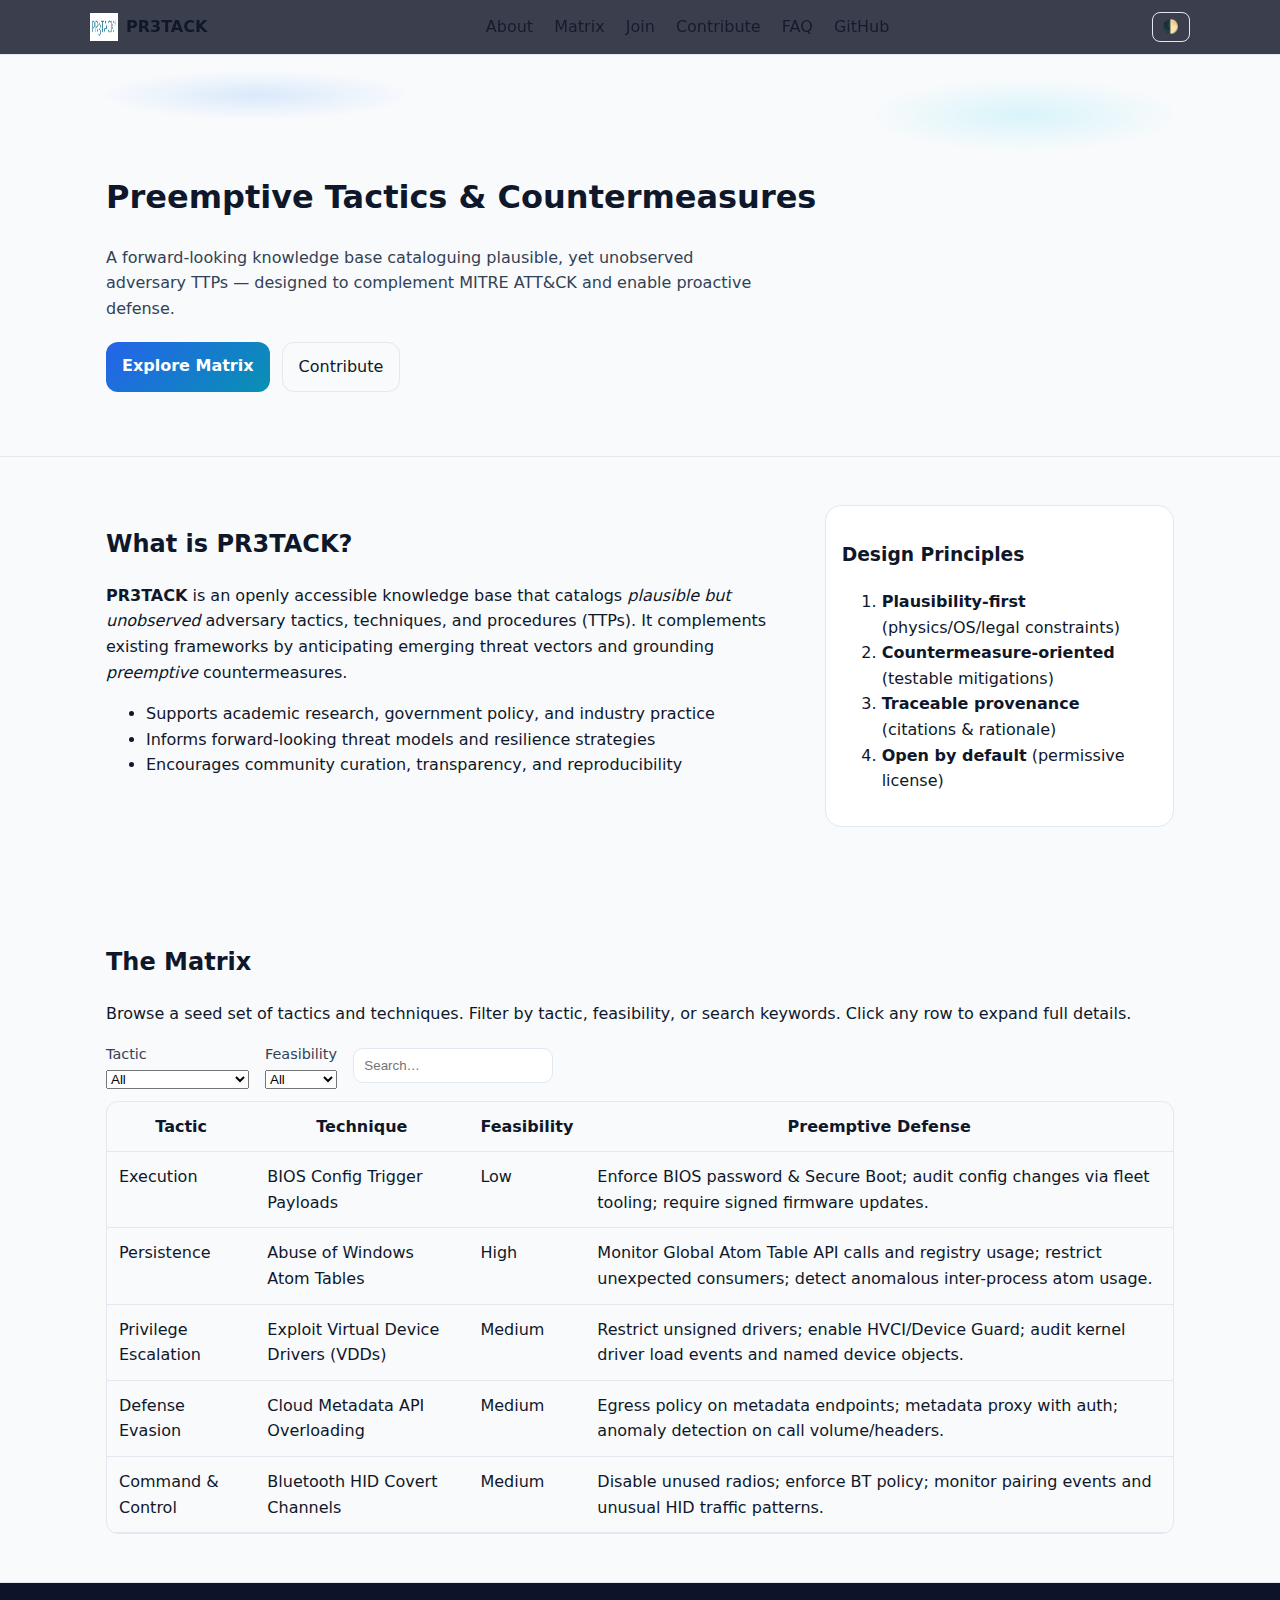
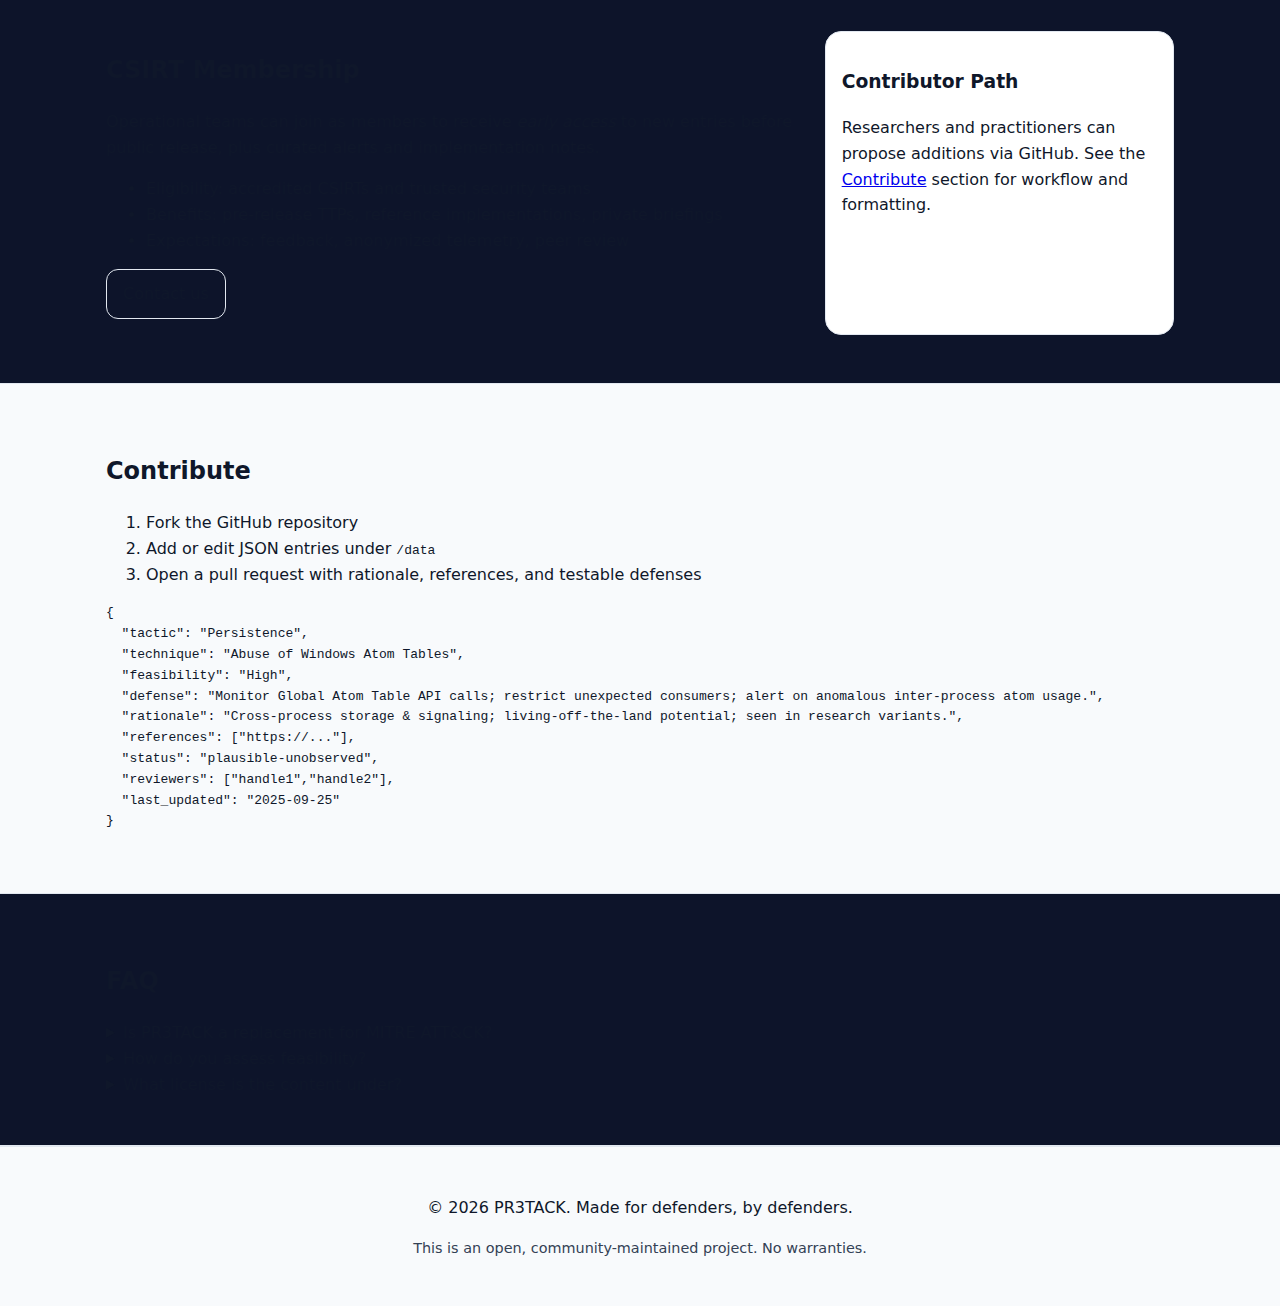
<file: index.html>
<!doctype html>
<html lang="en">
<head>
  <meta charset="utf-8">
  <meta name="viewport" content="width=device-width, initial-scale=1">
  <title>PR3TACK — Preemptive Tactics & Countermeasures</title>
  <meta name="description" content="PR3TACK is an open knowledge base cataloguing plausible, unobserved adversary TTPs to enable proactive defense.">
  <meta property="og:title" content="PR3TACK">
  <meta property="og:description" content="Preemptive Tactics & Countermeasures Knowledgebase">
  <meta property="og:type" content="website">
  <meta property="og:image" content="assets/og.png">
  <meta name="theme-color" content="#0f172a">
  <link rel="icon" href="assets/favicon.svg">
  <link rel="preload" href="css/styles.css" as="style">
  <link rel="stylesheet" href="css/styles.css">
</head>
<body>
  <header class="site-header">
    <div class="container nav">
      <a href="#" class="brand">
        <img src="assets/logo.png" alt="PR3TACK logo" class="logo">
        <span>PR3TACK</span>
      </a>
      <nav>
        <a href="#about">About</a>
        <a href="#matrix">Matrix</a>
        <a href="#join">Join</a>
        <a href="#contribute">Contribute</a>
        <a href="#faq">FAQ</a>
        <a href="https://github.com/your-org/pr3tack" target="_blank" rel="noopener">GitHub</a>
      </nav>
      <button class="theme-toggle" aria-label="Toggle theme" id="themeToggle">🌓</button>
    </div>
  </header>

  <main>
    <section class="hero">
      <div class="container">
        <h1>Preemptive Tactics &amp; Countermeasures</h1>
        <p class="lead">A forward-looking knowledge base cataloguing plausible, yet unobserved adversary TTPs — designed to complement MITRE ATT&amp;CK and enable proactive defense.</p>
        <div class="cta">
          <a class="btn primary" href="#matrix">Explore Matrix</a>
          <a class="btn" href="#contribute">Contribute</a>
        </div>
      </div>
      <div class="grid-bg" aria-hidden="true"></div>
    </section>

    <section id="about" class="section">
      <div class="container two-col">
        <div>
          <h2>What is PR3TACK?</h2>
          <p><strong>PR3TACK</strong> is an openly accessible knowledge base that catalogs <em>plausible but unobserved</em> adversary tactics, techniques, and procedures (TTPs). It complements existing frameworks by anticipating emerging threat vectors and grounding <em>preemptive</em> countermeasures.</p>
          <ul>
            <li>Supports academic research, government policy, and industry practice</li>
            <li>Informs forward-looking threat models and resilience strategies</li>
            <li>Encourages community curation, transparency, and reproducibility</li>
          </ul>
        </div>
        <aside class="card">
          <h3>Design Principles</h3>
          <ol>
            <li><strong>Plausibility-first</strong> (physics/OS/legal constraints)</li>
            <li><strong>Countermeasure-oriented</strong> (testable mitigations)</li>
            <li><strong>Traceable provenance</strong> (citations &amp; rationale)</li>
            <li><strong>Open by default</strong> (permissive license)</li>
          </ol>
        </aside>
      </div>
    </section>

    <section id="matrix" class="section">
      <div class="container">
        <h2>The Matrix</h2>
        <p>Browse a seed set of tactics and techniques. Filter by tactic, feasibility, or search keywords. Click any row to expand full details.</p>

        <div class="filters">
          <label>
            Tactic
            <select id="filterTactic">
              <option value="">All</option>
            </select>
          </label>
          <label>
            Feasibility
            <select id="filterFeasibility">
              <option value="">All</option>
              <option>Low</option>
              <option>Medium</option>
              <option>High</option>
            </select>
          </label>
          <label class="search">
            <input id="searchBox" type="search" placeholder="Search…">
          </label>
        </div>

        <div class="table-wrap">
          <table id="matrixTable" class="data-table">
            <thead>
              <tr>
                <th>Tactic</th>
                <th>Technique</th>
                <th>Feasibility</th>
                <th>Preemptive Defense</th>
              </tr>
            </thead>
            <tbody></tbody>
          </table>
        </div>
      </div>
    </section>

    <section id="join" class="section alt">
      <div class="container two-col">
        <div>
          <h2>CSIRT Membership</h2>
          <p>Operational teams can join as members to receive <em>early access</em> to new entries before public release, plus curated alerts and implementation notes.</p>
          <ul>
            <li>Eligibility: accredited CSIRTs and trusted security teams</li>
            <li>Benefits: pre-release TTPs, reference implementations, private briefings</li>
            <li>Expectations: feedback, anonymized telemetry, peer review</li>
          </ul>
          <p><a class="btn" href="mailto:info@pr3tack.org">Contact us</a></p>
        </div>
        <aside class="card">
          <h3>Contributor Path</h3>
          <p>Researchers and practitioners can propose additions via GitHub. See the <a href="#contribute">Contribute</a> section for workflow and formatting.</p>
        </aside>
      </div>
    </section>

    <section id="contribute" class="section">
      <div class="container">
        <h2>Contribute</h2>
        <ol>
          <li>Fork the GitHub repository</li>
          <li>Add or edit JSON entries under <code>/data</code></li>
          <li>Open a pull request with rationale, references, and testable defenses</li>
        </ol>
        <pre><code>{
  "tactic": "Persistence",
  "technique": "Abuse of Windows Atom Tables",
  "feasibility": "High",
  "defense": "Monitor Global Atom Table API calls; restrict unexpected consumers; alert on anomalous inter-process atom usage.",
  "rationale": "Cross-process storage &amp; signaling; living-off-the-land potential; seen in research variants.",
  "references": ["https://..."],
  "status": "plausible-unobserved",
  "reviewers": ["handle1","handle2"],
  "last_updated": "2025-09-25"
}</code></pre>
      </div>
    </section>

    <section id="faq" class="section alt">
      <div class="container">
        <h2>FAQ</h2>
        <details>
          <summary>Is PR3TACK a replacement for MITRE ATT&amp;CK?</summary>
          <p>No. PR3TACK complements ATT&amp;CK by focusing on <em>plausible but unobserved</em> TTPs and the countermeasures to get ahead of them.</p>
        </details>
        <details>
          <summary>How do you assess feasibility?</summary>
          <p>By weighing OS/firmware constraints, dependency chains, likely attacker capability, and prior adjacent art. Ratings are indicative, and always open to revision via peer review.</p>
        </details>
        <details>
          <summary>What license is the content under?</summary>
          <p>MIT for the website; content contributions default to CC BY 4.0 unless otherwise specified.</p>
        </details>
      </div>
    </section>
  </main>

  <footer class="site-footer">
    <div class="container">
      <p>&copy; <span id="year"></span> PR3TACK. Made for defenders, by defenders.</p>
      <p class="small">This is an open, community-maintained project. No warranties.</p>
    </div>
  </footer>

  <script src="js/app.js" defer></script>
</body>
</html>
</file>
<file: css/styles.css>
/* Simple modern styling with dark-mode support */
:root {
  --bg: #0b1020;
  --card: #0f172a;
  --text: #e2e8f0;
  --muted: #94a3b8;
  --accent: #60a5fa;
  --accent-2: #22d3ee;
  --border: #1f2a44;
}

* { box-sizing: border-box; }
html, body { margin: 0; padding: 0; }
body {
  font-family: ui-sans-serif, system-ui, -apple-system, Segoe UI, Roboto, Helvetica, Arial, "Apple Color Emoji","Segoe UI Emoji";
  background: var(--bg);
  color: var(--text);
  line-height: 1.6;
}

.container { max-width: 1100px; margin: 0 auto; padding: 0 1rem; }

.site-header {
  position: sticky; top: 0; z-index: 50;
  background: rgba(11,16,32,0.8); backdrop-filter: blur(8px);
  border-bottom: 1px solid var(--border);
}
.nav { display: flex; align-items: center; justify-content: space-between; padding: .75rem 0; }
.nav nav a { color: var(--text); text-decoration: none; margin-left: 1rem; opacity: .9; }
.nav nav a:hover { color: var(--accent); }
.brand { display: flex; align-items: center; gap: .5rem; font-weight: 700; color: var(--text); text-decoration: none; }
.logo { width: 28px; height: 28px; }

.theme-toggle { background: transparent; color: var(--text); border: 1px solid var(--border); border-radius: 8px; padding: .4rem .6rem; cursor: pointer; }

.hero {
  position: relative;
  padding: 6rem 0 4rem;
  border-bottom: 1px solid var(--border);
}
.hero .lead { color: var(--muted); max-width: 65ch; }
.hero .cta { margin-top: 1.25rem; display: flex; gap: .75rem; }
.btn {
  display: inline-block; padding: .7rem 1rem;
  border-radius: 12px; border: 1px solid var(--border);
  text-decoration: none; color: var(--text);
}
.btn.primary { background: linear-gradient(135deg, var(--accent), var(--accent-2)); color: #0b1020; font-weight: 700; border: none; }

.grid-bg {
  position: absolute; inset: 0; background:
    radial-gradient(closest-side at 20% 10%, rgba(96,165,250,.2), transparent 60%),
    radial-gradient(closest-side at 80% 15%, rgba(34,211,238,.15), transparent 60%),
    linear-gradient(transparent, transparent 250px, rgba(255,255,255,.06) 251px, transparent 252px);
  background-size: 100% 100%, 100% 100%, 100% 8px;
  pointer-events: none;
}

.section { padding: 3rem 0; }
.section.alt { background: #0d142a; border-top: 1px solid var(--border); border-bottom: 1px solid var(--border); }
.two-col { display: grid; gap: 1.25rem; grid-template-columns: 2fr 1fr; }
@media (max-width: 900px) { .two-col { grid-template-columns: 1fr; } }

.card {
  background: var(--card); border: 1px solid var(--border);
  border-radius: 16px; padding: 1rem;
}

.table-wrap { overflow: auto; border: 1px solid var(--border); border-radius: 12px; }
.data-table { width: 100%; border-collapse: collapse; }
.data-table th, .data-table td { padding: .75rem; border-bottom: 1px solid var(--border); vertical-align: top; }
.data-table tbody tr { cursor: pointer; }
.data-table tbody tr:hover { background: rgba(96,165,250,.05); }

.filters { display: flex; gap: 1rem; align-items: center; margin-bottom: .75rem; flex-wrap: wrap; }
.filters label { display: flex; flex-direction: column; gap: .25rem; font-size: .9rem; color: var(--muted); }
.filters .search input { padding: .55rem .65rem; border-radius: 10px; border: 1px solid var(--border); background: var(--card); color: var(--text); }

.site-footer { padding: 2rem 0; border-top: 1px solid var(--border); text-align: center; }
.small { color: var(--muted); font-size: .9rem; }

/* Light mode (auto) */
@media (prefers-color-scheme: light) {
  :root {
    --bg: #f8fafc;
    --card: #ffffff;
    --text: #0f172a;
    --muted: #334155;
    --accent: #2563eb;
    --accent-2: #0891b2;
    --border: #e2e8f0;
  }
  .hero .btn.primary { color: white; }
}
</file>
